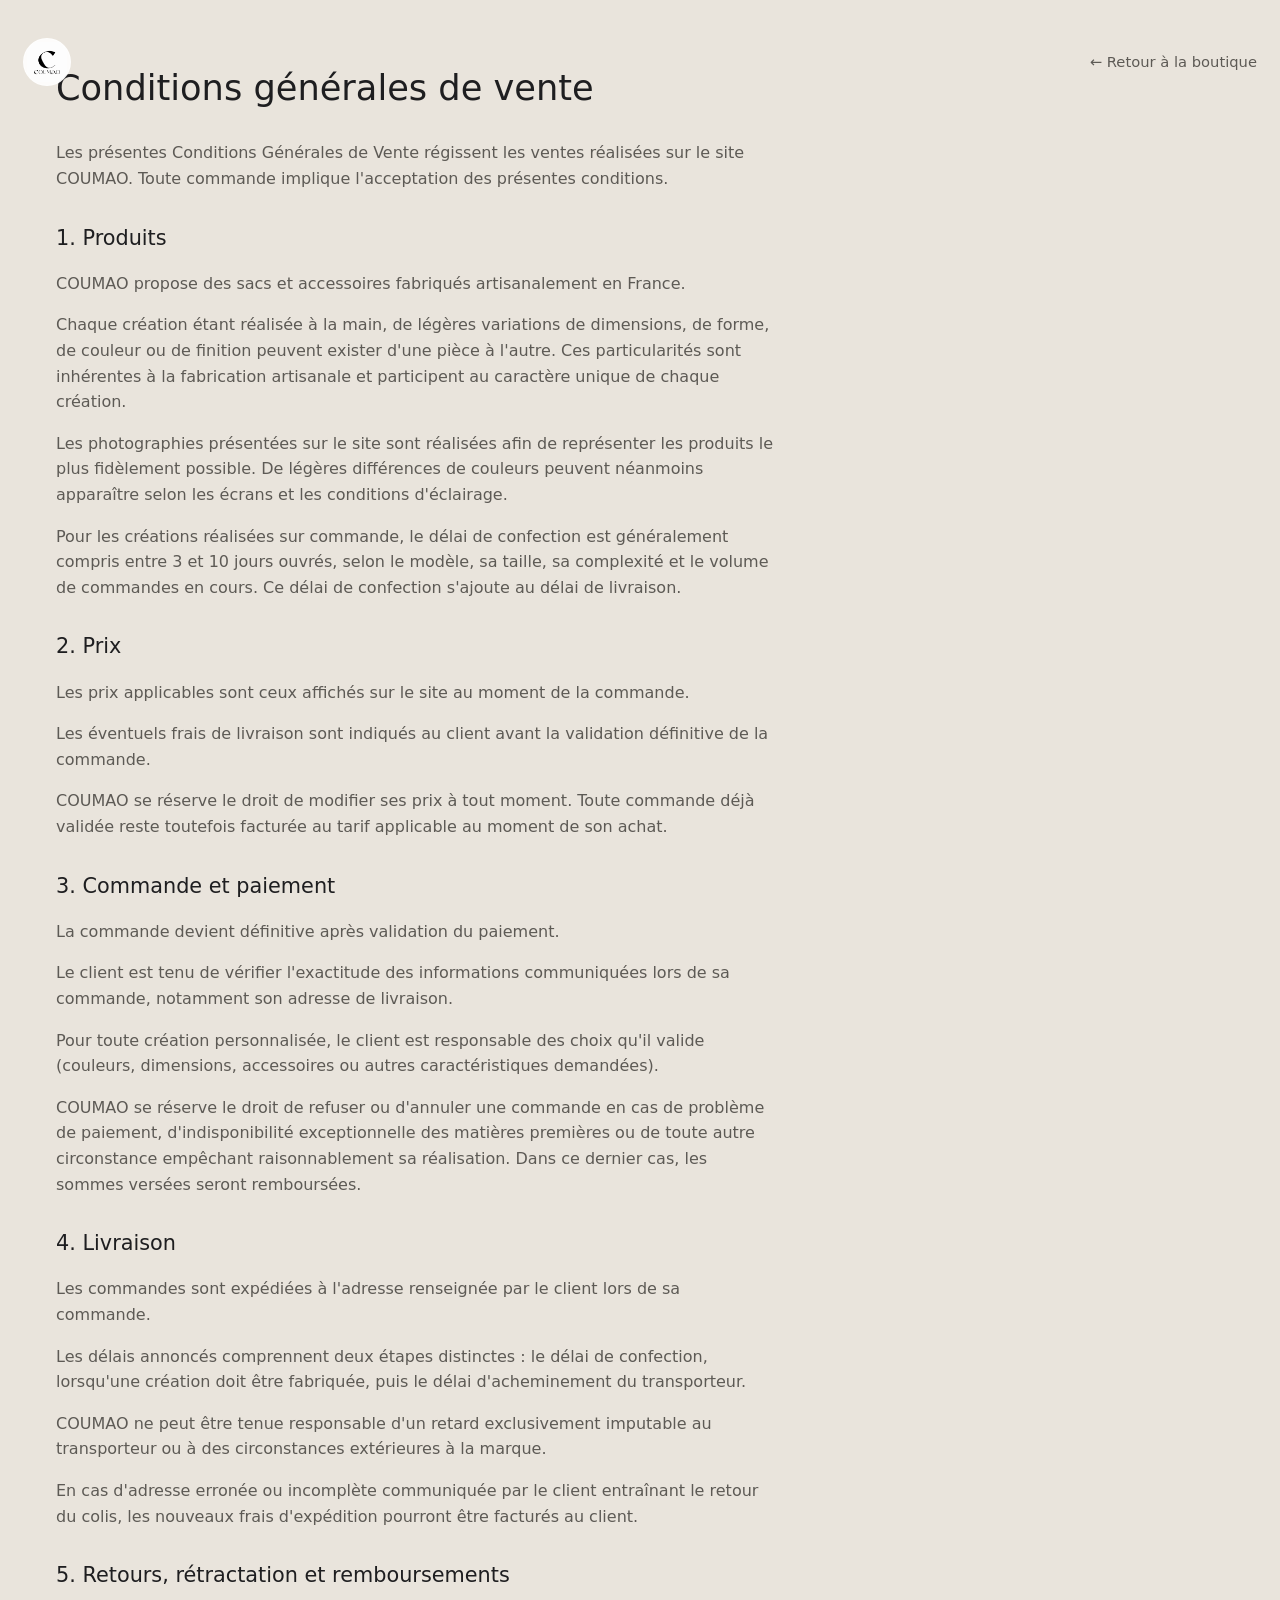
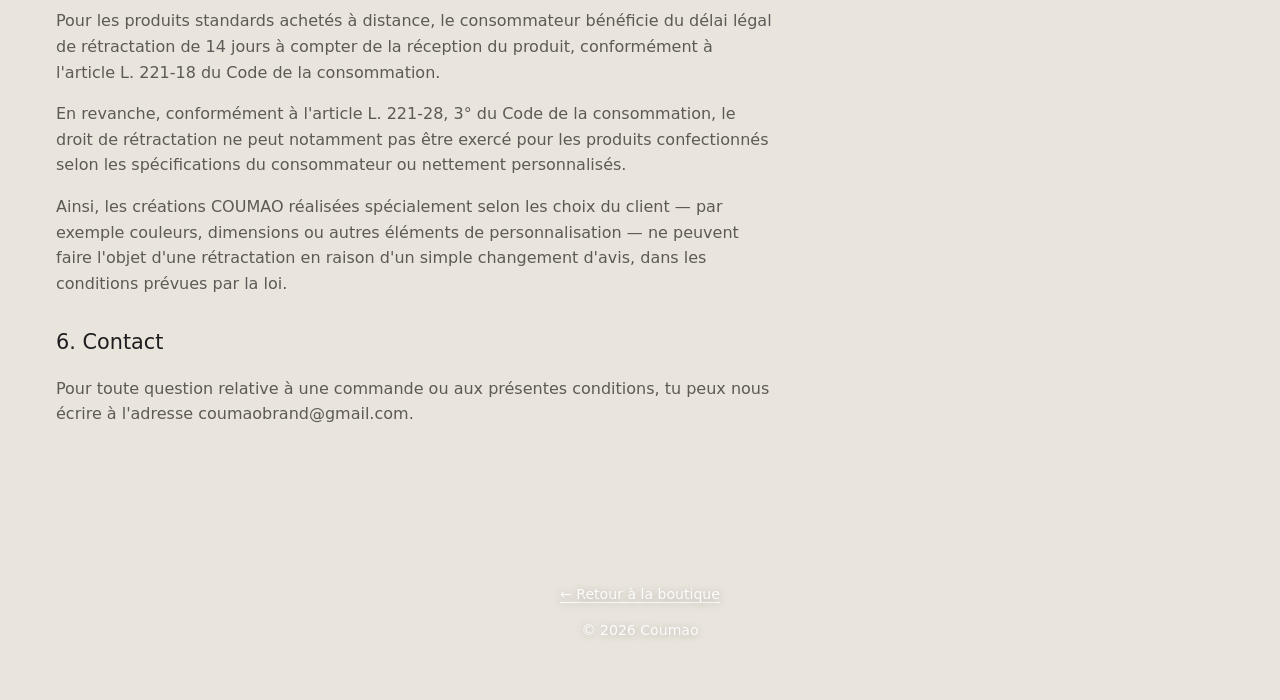
<file: cgv.html>
<!DOCTYPE html>
<html lang="fr">
<head>
  <meta charset="UTF-8" />
  <meta name="viewport" content="width=device-width, initial-scale=1.0" />
  <title>Coumao — Conditions générales de vente</title>
  <link rel="stylesheet" href="assets/css/styles.css" />
  <link rel="icon" href="/favicon.ico" sizes="any" />
  <link rel="icon" type="image/png" href="assets/img/favicon-coumao.png" />
  <link rel="apple-touch-icon" href="assets/img/favicon-coumao.png" />
  <style>
    .cgv { padding: 60px 0 90px; }
    .cgv h1 { font-family: var(--font-title); font-weight: 500; font-size: 2.2rem; margin: 0 0 24px; }
    .cgv h2 { font-family: var(--font-title); font-weight: 500; font-size: 1.3rem; margin: 30px 0 8px; }
    .cgv p { color: var(--ink-soft); max-width: 720px; }
  </style>
</head>
<body>
  <header class="site-header">
    <div class="wrap">
      <a class="brand" href="index.html" aria-label="Coumao — accueil">
        <img class="brand-logo" src="assets/img/logo-coumao.png" alt="Coumao" />
      </a>
      <a class="nav-simple" href="index.html">← Retour à la boutique</a>
    </div>
  </header>

  <section class="cgv">
    <div class="wrap">
      <h1>Conditions générales de vente</h1>
      <p>Les présentes Conditions Générales de Vente régissent les ventes réalisées
         sur le site COUMAO. Toute commande implique l'acceptation des présentes
         conditions.</p>

      <h2>1. Produits</h2>
      <p>COUMAO propose des sacs et accessoires fabriqués artisanalement en France.</p>
      <p>Chaque création étant réalisée à la main, de légères variations de
         dimensions, de forme, de couleur ou de finition peuvent exister d'une pièce
         à l'autre. Ces particularités sont inhérentes à la fabrication artisanale et
         participent au caractère unique de chaque création.</p>
      <p>Les photographies présentées sur le site sont réalisées afin de représenter
         les produits le plus fidèlement possible. De légères différences de couleurs
         peuvent néanmoins apparaître selon les écrans et les conditions d'éclairage.</p>
      <p>Pour les créations réalisées sur commande, le délai de confection est
         généralement compris entre 3 et 10 jours ouvrés, selon le modèle, sa taille,
         sa complexité et le volume de commandes en cours. Ce délai de confection
         s'ajoute au délai de livraison.</p>

      <h2>2. Prix</h2>
      <p>Les prix applicables sont ceux affichés sur le site au moment de la commande.</p>
      <p>Les éventuels frais de livraison sont indiqués au client avant la validation
         définitive de la commande.</p>
      <p>COUMAO se réserve le droit de modifier ses prix à tout moment. Toute commande
         déjà validée reste toutefois facturée au tarif applicable au moment de son
         achat.</p>

      <h2>3. Commande et paiement</h2>
      <p>La commande devient définitive après validation du paiement.</p>
      <p>Le client est tenu de vérifier l'exactitude des informations communiquées
         lors de sa commande, notamment son adresse de livraison.</p>
      <p>Pour toute création personnalisée, le client est responsable des choix qu'il
         valide (couleurs, dimensions, accessoires ou autres caractéristiques
         demandées).</p>
      <p>COUMAO se réserve le droit de refuser ou d'annuler une commande en cas de
         problème de paiement, d'indisponibilité exceptionnelle des matières premières
         ou de toute autre circonstance empêchant raisonnablement sa réalisation. Dans
         ce dernier cas, les sommes versées seront remboursées.</p>

      <h2>4. Livraison</h2>
      <p>Les commandes sont expédiées à l'adresse renseignée par le client lors de sa
         commande.</p>
      <p>Les délais annoncés comprennent deux étapes distinctes : le délai de
         confection, lorsqu'une création doit être fabriquée, puis le délai
         d'acheminement du transporteur.</p>
      <p>COUMAO ne peut être tenue responsable d'un retard exclusivement imputable au
         transporteur ou à des circonstances extérieures à la marque.</p>
      <p>En cas d'adresse erronée ou incomplète communiquée par le client entraînant
         le retour du colis, les nouveaux frais d'expédition pourront être facturés au
         client.</p>

      <h2>5. Retours, rétractation et remboursements</h2>
      <p>Pour les produits standards achetés à distance, le consommateur bénéficie du
         délai légal de rétractation de 14 jours à compter de la réception du produit,
         conformément à l'article L. 221-18 du Code de la consommation.</p>
      <p>En revanche, conformément à l'article L. 221-28, 3° du Code de la
         consommation, le droit de rétractation ne peut notamment pas être exercé pour
         les produits confectionnés selon les spécifications du consommateur ou
         nettement personnalisés.</p>
      <p>Ainsi, les créations COUMAO réalisées spécialement selon les choix du client
         — par exemple couleurs, dimensions ou autres éléments de personnalisation —
         ne peuvent faire l'objet d'une rétractation en raison d'un simple changement
         d'avis, dans les conditions prévues par la loi.</p>

      <h2>6. Contact</h2>
      <p>Pour toute question relative à une commande ou aux présentes conditions, tu
         peux nous écrire à l'adresse
         <a href="mailto:coumaobrand@gmail.com">coumaobrand@gmail.com</a>.</p>
    </div>
  </section>

  <footer class="site-footer">
    <div class="wrap">
      <p><a href="index.html">← Retour à la boutique</a></p>
      <p>&copy; <span id="year"></span> Coumao</p>
    </div>
  </footer>
  <script>document.getElementById("year").textContent = new Date().getFullYear();</script>
</body>
</html>
</file>
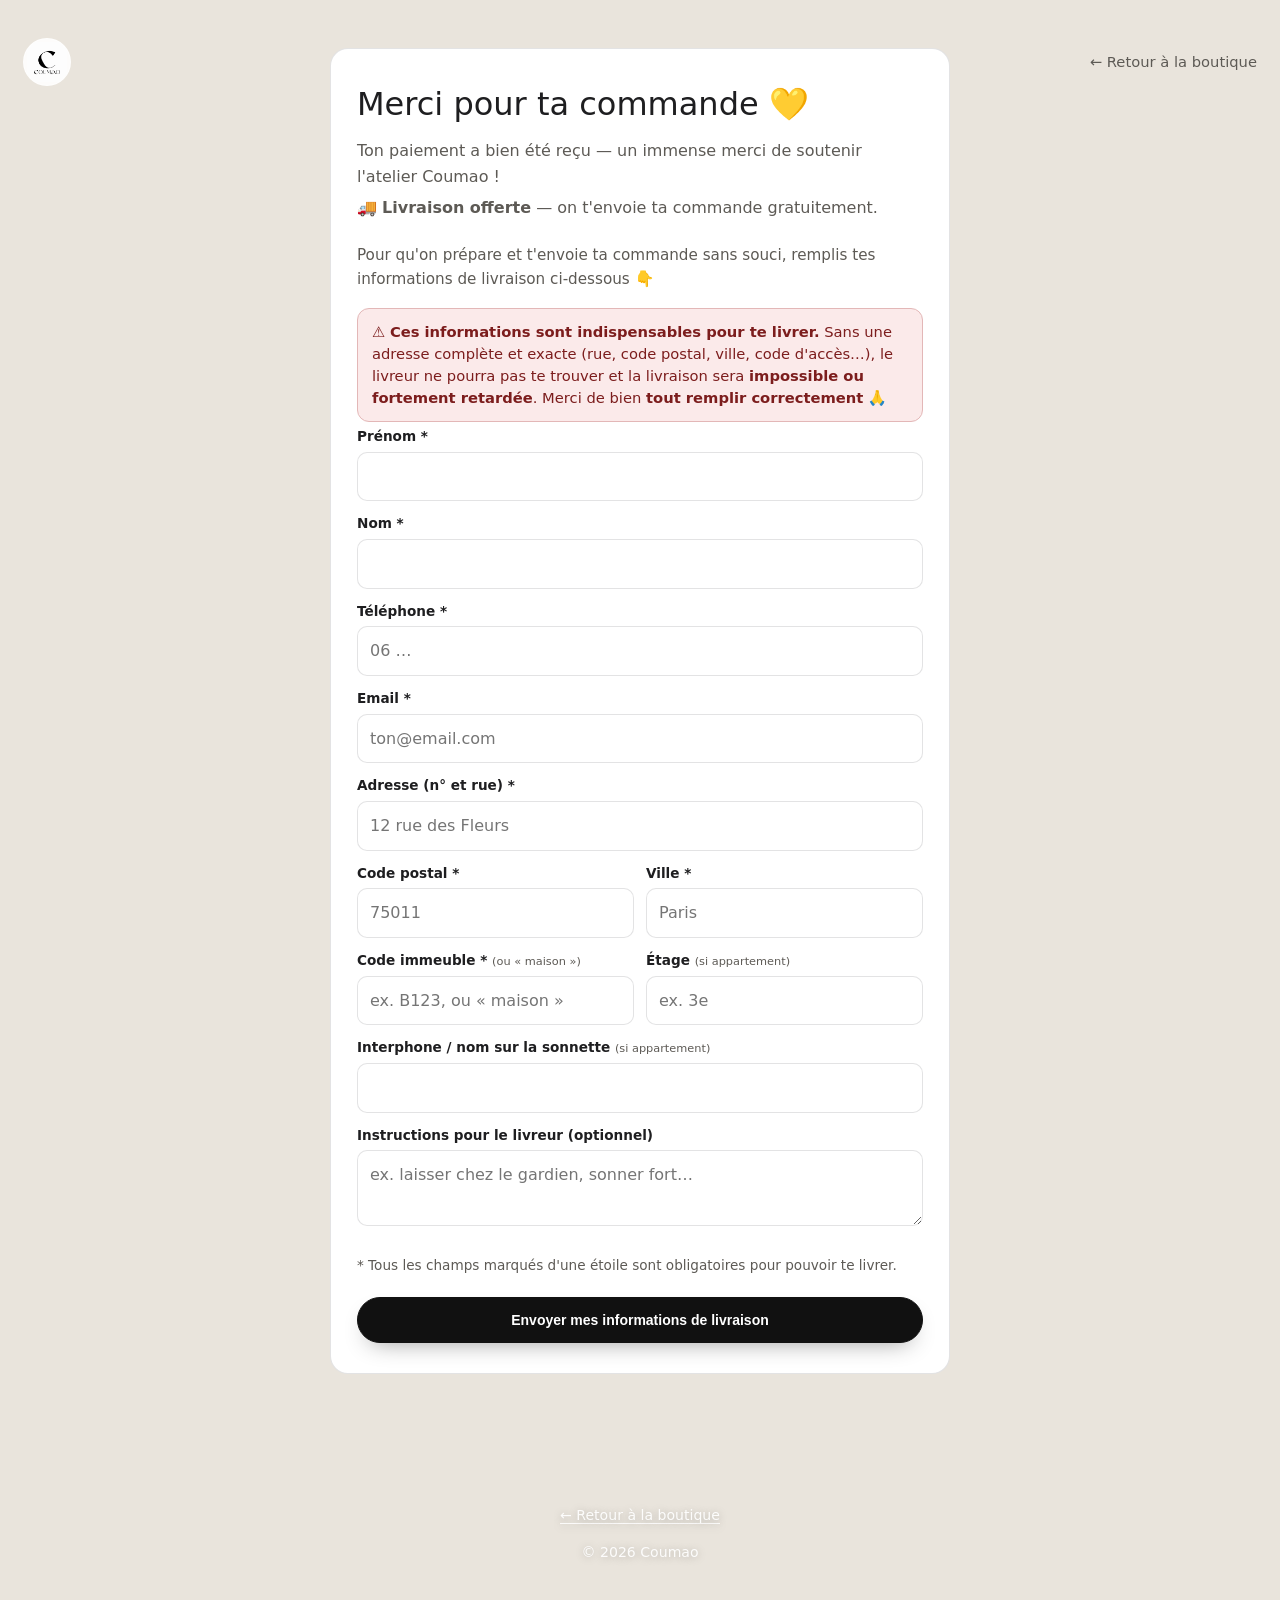
<file: merci.html>
<!DOCTYPE html>
<html lang="fr">
<head>
  <meta charset="UTF-8" />
  <meta name="viewport" content="width=device-width, initial-scale=1.0" />
  <title>Coumao — Merci pour ta commande</title>
  <link rel="stylesheet" href="assets/css/styles.css" />
  <link rel="icon" href="/favicon.ico" sizes="any" />
  <link rel="icon" type="image/png" href="assets/img/favicon-coumao.png" />
  <link rel="apple-touch-icon" href="assets/img/favicon-coumao.png" />
  <style>
    .merci { padding: 48px 0 80px; }
    .merci-card {
      max-width: 620px; margin: 0 auto;
      background: #fff; border: 1px solid var(--line);
      border-radius: 18px; padding: 30px 26px;
    }
    .merci h1 { font-family: var(--font-title); font-weight: 500; font-size: 2rem; margin: 0 0 8px; }
    .merci .lead { color: var(--ink-soft); margin: 0 0 6px; }
    .merci .order { font-weight: 700; color: var(--accent); margin: 8px 0 4px; }
    .merci .items { font-size: .9rem; color: var(--ink-soft); background: var(--bg); border-radius: 12px; padding: 10px 14px; margin: 12px 0 0; white-space: pre-line; }
    .liv-hint { color: var(--ink-soft); font-size: .95rem; margin: 22px 0 14px; }
    .liv-warn {
      background: #fbeaea; border: 1px solid #e3b7b7; color: #7c1d1d;
      border-radius: 12px; padding: 12px 14px; margin: 16px 0 4px; font-size: .92rem; line-height: 1.5;
    }
    .liv-field { display: block; margin-bottom: 12px; }
    .liv-field > span { display: block; font-size: .85rem; font-weight: 600; margin-bottom: 4px; }
    .liv-field > span small { font-weight: 400; color: var(--ink-soft); }
    .liv-field input, .liv-field textarea {
      width: 100%; box-sizing: border-box; padding: 11px 12px;
      border: 1px solid var(--line); border-radius: 10px; font: inherit; background: #fff;
    }
    .liv-row { display: flex; gap: 12px; }
    .liv-row .liv-field { flex: 1; }
    .liv-send { width: 100%; margin-top: 6px; }
    .liv-ok { text-align: center; padding: 8px 0; }
    .liv-ok h2 { font-family: var(--font-title); font-weight: 500; }
    @media (max-width: 520px) { .liv-row { flex-direction: column; gap: 0; } }
  </style>
</head>
<body>
  <header class="site-header">
    <div class="wrap">
      <a class="brand" href="index.html" aria-label="Coumao — accueil">
        <img class="brand-logo" src="assets/img/logo-coumao.png" alt="Coumao" />
      </a>
      <a class="nav-simple" href="index.html">← Retour à la boutique</a>
    </div>
  </header>

  <section class="merci">
    <div class="wrap">
      <div class="merci-card">
        <div id="liv-form-wrap">
          <h1>Merci pour ta commande 💛</h1>
          <p class="lead">Ton paiement a bien été reçu — un immense merci de soutenir l'atelier Coumao !</p>
          <p class="lead">🚚 <b>Livraison offerte</b> — on t'envoie ta commande gratuitement.</p>
          <p class="order" id="order-line" hidden></p>
          <div class="items" id="items-box" hidden></div>

          <p class="liv-hint">Pour qu'on prépare et t'envoie ta commande sans souci, remplis tes informations de livraison ci-dessous 👇</p>

          <div class="liv-warn">
            ⚠️ <b>Ces informations sont indispensables pour te livrer.</b> Sans une adresse
            complète et exacte (rue, code postal, ville, code d'accès…), le livreur ne
            pourra pas te trouver et la livraison sera <b>impossible ou fortement retardée</b>.
            Merci de bien <b>tout remplir correctement</b> 🙏
          </div>

          <label class="liv-field"><span>Prénom *</span><input type="text" id="prenom" autocomplete="given-name" /></label>
          <label class="liv-field"><span>Nom *</span><input type="text" id="nom" autocomplete="family-name" /></label>
          <label class="liv-field"><span>Téléphone *</span><input type="tel" id="phone" autocomplete="tel" placeholder="06 …" /></label>
          <label class="liv-field"><span>Email *</span><input type="email" id="email" autocomplete="email" placeholder="ton@email.com" /></label>
          <label class="liv-field"><span>Adresse (n° et rue) *</span><input type="text" id="adresse" autocomplete="street-address" placeholder="12 rue des Fleurs" /></label>
          <div class="liv-row">
            <label class="liv-field"><span>Code postal *</span><input type="text" id="cp" autocomplete="postal-code" placeholder="75011" /></label>
            <label class="liv-field"><span>Ville *</span><input type="text" id="ville" autocomplete="address-level2" placeholder="Paris" /></label>
          </div>
          <div class="liv-row">
            <label class="liv-field"><span>Code immeuble * <small>(ou « maison »)</small></span><input type="text" id="acces" placeholder="ex. B123, ou « maison »" /></label>
            <label class="liv-field"><span>Étage <small>(si appartement)</small></span><input type="text" id="etage" placeholder="ex. 3e" /></label>
          </div>
          <label class="liv-field"><span>Interphone / nom sur la sonnette <small>(si appartement)</small></span><input type="text" id="interphone" /></label>
          <label class="liv-field"><span>Instructions pour le livreur (optionnel)</span><textarea id="instructions" rows="2" placeholder="ex. laisser chez le gardien, sonner fort…"></textarea></label>

          <p class="liv-hint" style="font-size:.85rem;">* Tous les champs marqués d'une étoile sont obligatoires pour pouvoir te livrer.</p>
          <button class="btn btn-primary liv-send" id="liv-send">Envoyer mes informations de livraison</button>
        </div>

        <div class="liv-ok" id="liv-ok" hidden>
          <h2>C'est tout bon, merci ! 🎉</h2>
          <p class="lead">On a bien reçu tes informations de livraison. On prépare ta commande avec soin et on te tient au courant de l'envoi.</p>
          <p class="order" id="order-line-2"></p>
          <p style="margin-top:18px;"><a class="btn btn-outline" href="index.html">Retour à la boutique</a></p>
        </div>
      </div>
    </div>
  </section>

  <footer class="site-footer">
    <div class="wrap">
      <p><a href="index.html">← Retour à la boutique</a></p>
      <p>&copy; <span id="year"></span> Coumao</p>
    </div>
  </footer>

  <script>document.getElementById("year").textContent = new Date().getFullYear();</script>
  <script src="contenu/catalogue.js"></script>
  <script src="assets/js/products.js"></script>
  <script>
  (function () {
    "use strict";
    // Numéro de commande depuis l'URL (?cmd=cs_live_...)
    function param(n) {
      var m = new RegExp("[?&]" + n + "=([^&]+)").exec(location.search);
      return m ? decodeURIComponent(m[1]) : "";
    }
    var cmd = param("cmd");
    var orderNumber = cmd ? ("CM-" + cmd.slice(-8).toUpperCase()) : "";
    if (orderNumber) {
      var ol = document.getElementById("order-line");
      ol.textContent = "Numéro de commande : " + orderNumber;
      ol.hidden = false;
      document.getElementById("order-line-2").textContent = "Commande " + orderNumber;
    }

    // Récapitulatif des articles depuis le panier (localStorage)
    var KEY = "coumao_cart_v1";
    var itemsText = "";
    try {
      var cart = JSON.parse(localStorage.getItem(KEY)) || {};
      var lines = [];
      for (var slug in cart) {
        if (!cart.hasOwnProperty(slug)) continue;
        var name = slug, price = "";
        if (typeof PRODUCTS !== "undefined") {
          for (var i = 0; i < PRODUCTS.length; i++) {
            if (PRODUCTS[i].slug === slug) { name = PRODUCTS[i].name; price = PRODUCTS[i].price || ""; break; }
          }
        }
        lines.push(cart[slug] + " × " + name + (price ? "  (" + price + ")" : ""));
      }
      if (lines.length) {
        itemsText = lines.join("\n");
        var box = document.getElementById("items-box");
        box.textContent = "Ta commande :\n" + itemsText;
        box.hidden = false;
      }
    } catch (e) {}

    function val(id) { var el = document.getElementById(id); return el ? el.value.trim() : ""; }

    var submitted = false;
    // Empêche de quitter la page sans avoir envoyé les infos de livraison
    window.addEventListener("beforeunload", function (e) {
      if (submitted) return;
      e.preventDefault();
      e.returnValue = "Tu n'as pas encore envoyé tes informations de livraison. Sans elles, on ne pourra pas te livrer.";
      return e.returnValue;
    });

    var btn = document.getElementById("liv-send");
    btn.addEventListener("click", function () {
      var prenom = val("prenom"), nom = val("nom"), phone = val("phone"), email = val("email"),
          adresse = val("adresse"), cp = val("cp"), ville = val("ville"), acces = val("acces");
      if (!prenom || !nom || !phone || !email || !adresse || !cp || !ville || !acces) {
        alert("Merci de remplir TOUS les champs obligatoires (marqués d'une *) : prénom, nom, téléphone, email, adresse, code postal, ville et code immeuble (écris « maison » si tu n'en as pas). Sans ça, on ne peut pas te livrer.");
        return;
      }
      if (email.indexOf("@") < 1 || email.indexOf(".") < 0) {
        alert("Merci d'indiquer un email valide (ex. ton@email.com).");
        return;
      }
      var payload = {
        orderNumber: orderNumber,
        prenom: val("prenom"), nom: nom, phone: phone, email: val("email"),
        adresse: adresse, cp: cp, ville: ville,
        acces: val("acces"), etage: val("etage"), interphone: val("interphone"),
        instructions: val("instructions"), itemsText: itemsText
      };
      btn.disabled = true; btn.textContent = "Envoi…";
      fetch("/livraison.php", {
        method: "POST",
        headers: { "Content-Type": "application/json" },
        body: JSON.stringify(payload)
      })
        .then(function (r) { return r.json().then(function (d) { return { ok: r.ok, d: d }; }); })
        .then(function (res) {
          if (res.ok && res.d && res.d.ok) {
            submitted = true; // infos envoyées : on n'avertit plus au départ de la page
            try { localStorage.removeItem(KEY); } catch (e) {}
            document.getElementById("liv-form-wrap").hidden = true;
            document.getElementById("liv-ok").hidden = false;
            window.scrollTo({ top: 0, behavior: "smooth" });
          } else {
            btn.disabled = false; btn.textContent = "Envoyer mes informations de livraison";
            alert((res.d && res.d.error) || "L'envoi n'a pas fonctionné. Réessaie.");
          }
        })
        .catch(function () {
          btn.disabled = false; btn.textContent = "Envoyer mes informations de livraison";
          alert("L'envoi est momentanément indisponible. Réessaie dans un instant 🙏");
        });
    });
  })();
  </script>
</body>
</html>
</file>
<file: assets/css/styles.css>
/* ============================================================
   COUMAO — Feuille de style
   ============================================================ */

/* Rend l'attribut hidden fiable, même sur les éléments qui ont
   un display explicite (boutons, champs de formulaire, etc.). */
[hidden] { display: none !important; }

:root {
  --bg:        #e9e4dc;   /* fond chaud */
  --bg-soft:   #f4f1ec;
  --ink:       #1e1e20;   /* texte */
  --ink-soft:  #5d5a55;
  --accent:    #111111;
  --accent-dk: #000000;
  --gold:      #111111;
  --line:      rgba(30, 30, 32, .12);
  --white:     #ffffff;
  --shadow:    inset 0 1px 0 rgba(255,255,255,.7), 0 20px 50px -24px rgba(40,30,20,.45);
  --radius:    22px;
  --maxw:      1280px;
  --ease:          cubic-bezier(.2, .8, .2, 1);
  --ease-out-expo: cubic-bezier(.2, .8, .2, 1);
  --ease-fluid:    cubic-bezier(.2, .8, .2, 1);
  --font-title: "Inter", system-ui, -apple-system, sans-serif;
  --font-body:  "Inter", system-ui, -apple-system, sans-serif;
  --MH: min(78vh, 62vw);  /* hauteur de la scène */
}

* { box-sizing: border-box; }

html { scroll-behavior: smooth; }

body {
  margin: 0;
  background: var(--bg);
  color: var(--ink);
  font-family: var(--font-body);
  line-height: 1.6;
  -webkit-font-smoothing: antialiased;
  text-rendering: optimizeLegibility;
  overflow-x: clip;
}
::selection { background: #0a0a0a; color: #fff; }

img { display: block; max-width: 100%; }

a { color: inherit; text-decoration: none; }

.wrap { max-width: var(--maxw); margin: 0 auto; padding: 0 24px; }
@media (min-width: 640px)  { .wrap { padding: 0 40px; } }
@media (min-width: 1024px) { .wrap { padding: 0 56px; } }

/* ---------------- En-tête ---------------- */
.site-header {
  position: absolute;
  top: 0;
  left: 0;
  right: 0;
  z-index: 70;
  background: none;
  pointer-events: none;
}
.site-header > .wrap > * { pointer-events: auto; }
.site-header .wrap {
  display: flex;
  align-items: center;
  justify-content: flex-start;
  gap: 22px;
  height: 76px;
  max-width: none;
}
.brand { margin-right: auto; }        /* pousse la nav + le panier à droite (ordinateur) */
/* Bouton menu (burger) — caché sur ordinateur, visible sur mobile */
.nav-toggle {
  display: none;
  flex-direction: column;
  justify-content: center;
  gap: 5px;
  width: 44px;
  height: 44px;
  padding: 0;
  border: none;
  background: transparent;
  cursor: pointer;
  flex: none;
}
.nav-toggle span {
  display: block;
  width: 24px;
  height: 2px;
  border-radius: 2px;
  background: var(--ink);
  transition: transform .25s ease, opacity .25s ease;
}
.site-header.nav-open .nav-toggle span:nth-child(1) { transform: translateY(7px) rotate(45deg); }
.site-header.nav-open .nav-toggle span:nth-child(2) { opacity: 0; }
.site-header.nav-open .nav-toggle span:nth-child(3) { transform: translateY(-7px) rotate(-45deg); }
.brand {
  display: flex;
  align-items: center;
  gap: 10px;
  font-family: var(--font-title);
  font-size: 1.7rem;
  letter-spacing: 0.3px;
  font-weight: 500;
  color: var(--ink);
}
.brand-icon { width: 26px; height: 26px; color: var(--accent); flex: none; }
.brand-logo {
  height: 54px;
  width: auto;
  display: block;
  /* le logo est noir sur fond blanc : multiply fait disparaître le blanc
     pour qu'il se fonde dans l'en-tête crème */
  mix-blend-mode: multiply;
}
.nav {
  display: flex;
  align-items: center;
  flex-wrap: wrap;
  justify-content: flex-end;
}
.nav a {
  position: relative;
  margin-left: 34px;
  font-size: 11px;
  font-weight: 600;
  letter-spacing: 0.18em;
  text-transform: uppercase;
  color: rgba(10, 10, 10, .8);
  transition: color .3s var(--ease-fluid);
}
.nav a:hover,
.nav a.active { color: var(--ink); }
/* trait qui se dessine sous les liens au survol */
.nav a::after,
.nav .tab::after {
  content: "";
  position: absolute;
  left: 0;
  bottom: -6px;
  width: 100%;
  height: 1px;
  background: var(--ink);
  transform: scaleX(0);
  transform-origin: left;
  transition: transform .5s var(--ease-out-expo);
}
.nav a:hover::after,
.nav .tab:hover::after,
.nav .tab.active::after { transform: scaleX(1); }
.nav-simple {
  font-size: 0.92rem;
  color: var(--ink-soft);
  text-decoration: none;
  transition: color .2s;
}
.nav-simple:hover { color: var(--ink); }

/* ---------------- Vitrine (accueil) ---------------- */
.room {
  position: fixed;
  inset: -3%;
  z-index: 0;
  background: url("../img/hero.jpg") center / cover no-repeat;
  filter: blur(14px) saturate(1.05);   /* photo de près : plus floutée que la pièce du modèle, pour rester calme */
  transform: scale(1.08);
  will-change: transform;
}
.room::after {
  content: "";
  position: absolute;
  inset: 0;
  background: radial-gradient(70% 60% at 50% 45%, rgba(255,252,246,.10), rgba(40,30,20,.16));
}
body > section, body > footer { position: relative; z-index: 1; }

.glass {
  background: linear-gradient(155deg, rgba(250,248,245,.30), rgba(150,144,136,.20) 48%, rgba(205,200,192,.24));
  -webkit-backdrop-filter: blur(22px) saturate(1.5);
  backdrop-filter: blur(22px) saturate(1.5);
  border: 1px solid rgba(255,255,255,.5);
  box-shadow: inset 0 1px 0 rgba(255,255,255,.7), inset 0 -1px 0 rgba(255,255,255,.12), 0 20px 50px -24px rgba(40,30,20,.45);
}

.vf {
  position: relative;
  height: 100vh;
  height: 100dvh;
  min-height: 600px;
  overflow: hidden;
  color: #fff;
  user-select: none;
  -webkit-user-select: none;
}
@media (pointer: fine) {
  .vf, .vf button { cursor: none; }
}

.ghost {
  position: absolute;
  z-index: 2;
  left: 50%;
  top: calc(50% - var(--MH) * .42);
  transform: translateX(-50%);
  display: flex;
  white-space: nowrap;
  pointer-events: none;
  font-weight: 900;
  font-size: min(calc(var(--MH) * .42), 22vw);
  line-height: .8;
  letter-spacing: -.04em;
  color: rgba(255,255,255,.3);
  -webkit-text-stroke: 1px rgba(255,255,255,.35);
  text-shadow: 0 1px 0 rgba(255,255,255,.35);
}
.ghost span { display: inline-block; }

/* Onglets */
.vf-tabs {
  position: absolute;
  z-index: 30;
  top: 4.2vh;
  left: 50%;
  transform: translateX(-50%);
  display: flex;
  gap: 2px;
  padding: 5px;
  border-radius: 999px;
  max-width: calc(100vw - 150px);
}
.vf-pill {
  position: absolute;
  top: 5px;
  left: 5px;
  height: 38px;
  width: 0;
  border-radius: 999px;
  background: rgba(255,255,255,.92);
  box-shadow: 0 4px 14px -6px rgba(0,0,0,.3);
  transition: transform .6s var(--ease), width .6s var(--ease);
}
.vf-tab {
  position: relative;
  height: 38px;
  padding: 0 22px;
  border: none;
  background: none;
  font: 500 14px var(--font-body);
  color: rgba(30,30,32,.72);
  white-space: nowrap;
  cursor: pointer;
  transition: color .3s var(--ease);
}
.vf-tab.on { color: #111; }

/* Barre d'outils à gauche */
.rail {
  position: absolute;
  z-index: 30;
  left: max(18px, 1.8vw);
  top: 50%;
  transform: translateY(-50%);
  display: flex;
  flex-direction: column;
  gap: 10px;
  padding: 8px;
  border-radius: 999px;
}
.rail-btn {
  width: 42px;
  height: 42px;
  display: grid;
  place-items: center;
  border: none;
  border-radius: 50%;
  background: none;
  color: rgba(30,30,32,.8);
  cursor: pointer;
  transition: background .3s var(--ease);
}
.rail-btn:hover { background: rgba(255,255,255,.35); }
.rail-btn.on { background: rgba(255,255,255,.9); color: #111; }
.rail-btn svg { width: 20px; height: 20px; }

/* Arc de cartes */
.stage {
  position: absolute;
  inset: 0;
  z-index: 10;
  touch-action: pan-y;
}
.arc {
  position: absolute;
  left: 50%;
  top: 50%;
  width: 0;
  height: 0;
}
.vf .card {
  position: absolute;
  left: calc(var(--CW) * -.5);
  top: calc(var(--CW) * -.71);
  width: var(--CW);
  height: calc(var(--CW) * 1.42);
  padding: 0;
  border-radius: 22px;
  overflow: hidden;
  color: #fff;
  cursor: pointer;
  will-change: transform, opacity;
}
.vf .card .g {
  position: absolute;
  left: 8%;
  right: 8%;
  top: 5%;
  height: 66%;
  border-radius: 14px;
  background: center / cover no-repeat;
  box-shadow: 0 14px 18px -8px rgba(40,30,20,.35);
}
.c-name, .c-price {
  position: absolute;
  left: 8%;
  right: 8%;
  text-align: center;
  white-space: nowrap;
  overflow: hidden;
  text-overflow: ellipsis;
  text-shadow: 0 1px 8px rgba(0,0,0,.18);
}
.c-name  { bottom: 17%; font-weight: 500; font-size: calc(var(--CW) * .068); }
.c-price { bottom: 7%;  font-weight: 700; font-size: calc(var(--CW) * .095); }
.c-price s, .b-price s { font-weight: 500; opacity: .7; margin-right: 4px; }
.sheen {
  position: absolute;
  inset: 0;
  background: linear-gradient(105deg, transparent 40%, rgba(255,255,255,.5) 50%, transparent 60%);
  transform: translateX(-100%);
  pointer-events: none;
}

/* Grande photo au centre */
.model {
  position: absolute;
  z-index: 50;
  left: 50%;
  top: calc(4.2vh + 66px);
  height: calc(100dvh - 4.2vh - 66px - 4.6vh - 112px);
  max-height: var(--MH);
  aspect-ratio: 4 / 5;
  max-width: 78vw;
  transform: translateX(-50%);
  border-radius: 28px;
  overflow: hidden;
  pointer-events: none;
  box-shadow: 0 40px 80px -30px rgba(40,30,20,.55), 0 0 0 1px rgba(255,255,255,.45);
}
.m-img {
  position: absolute;
  inset: 0;
  background: center / cover no-repeat;
}
#mCur { visibility: hidden; }
#mNext { clip-path: inset(0 0 100% 0); }
.grid-lines {
  position: absolute;
  inset: 0;
  background: repeating-linear-gradient(0deg, transparent 0 5px, rgba(255,255,255,.22) 5px 6px);
  mix-blend-mode: screen;
  clip-path: inset(0 0 100% 0);
}
.scan {
  position: absolute;
  left: -14%;
  width: 128%;
  top: 0;
  height: 2px;
  opacity: 0;
  background: linear-gradient(90deg, transparent, #fff 18%, #fff 82%, transparent);
  box-shadow: 0 0 18px 4px rgba(255,255,255,.75), 0 0 60px 10px rgba(190,225,255,.45);
}
.scan::after {
  content: "";
  position: absolute;
  left: 0;
  right: 0;
  bottom: 100%;
  height: calc(var(--MH) * .12);
  background: linear-gradient(to top, rgba(220,238,255,.32), transparent);
}

/* Flèches */
.vf-arrow {
  position: absolute;
  z-index: 30;
  top: 50%;
  width: 46px;
  height: 46px;
  margin-top: -23px;
  display: grid;
  place-items: center;
  border-radius: 50%;
  color: #222;
  cursor: pointer;
}
.vf-arrow svg { width: 16px; height: 16px; }
.vf-arrow.prev { left: calc(max(18px, 1.8vw) + 76px); }
.vf-arrow.next { right: max(18px, 1.8vw); }

/* Carte d'achat */
.buy {
  position: absolute;
  z-index: 60;
  left: 50%;
  bottom: 4.6vh;
  transform: translateX(-50%);
  width: min(680px, calc(100vw - 32px));
  display: flex;
  align-items: center;
  gap: 22px;
  padding: 12px 12px 12px 12px;
  border-radius: 24px;
  color: #fff;
  text-shadow: 0 1px 6px rgba(0,0,0,.18);
}
.b-thumb {
  position: relative;
  flex: none;
  width: 64px;
  height: 64px;
  padding: 0;
  border: none;
  border-radius: 14px;
  overflow: hidden;
  background: rgba(255,255,255,.3);
  cursor: pointer;
}
.b-thumb span {
  position: absolute;
  inset: 6px;
  border-radius: 9px;
  background: center / cover no-repeat;
}
.b-info { flex: 1; min-width: 0; }
.ln {
  position: relative;
  height: 1.15em;
  overflow: hidden;
  line-height: 1.15;
}
.ln > span { display: block; white-space: nowrap; overflow: hidden; text-overflow: ellipsis; }
.ln .ln-old { position: absolute; left: 0; right: 0; top: 0; }
.b-name  { font-weight: 600; font-size: 16px; }
.b-info .ln:first-child { font-size: 16px; }
.b-info .ln:last-child  { font-size: 14px; margin-top: 4px; }
.b-price { font-weight: 500; opacity: .9; }
.b-opts { display: flex; flex-direction: column; gap: 6px; }
.b-label { font-weight: 500; font-size: 12px; opacity: .85; }
.chips { display: flex; gap: 6px; }
.chip {
  height: 30px;
  padding: 0 11px;
  border: none;
  border-radius: 999px;
  background: rgba(255,255,255,.22);
  color: #fff;
  font: 500 12px var(--font-body);
  white-space: nowrap;
  cursor: pointer;
  transition: background .3s var(--ease), color .3s var(--ease);
}
.chip.on { background: #fff; color: #111; text-shadow: none; }
.b-add {
  flex: none;
  height: 44px;
  padding: 0 22px;
  border: none;
  border-radius: 999px;
  background: #fff;
  color: #111;
  font: 600 14px var(--font-body);
  text-shadow: none;
  cursor: pointer;
  box-shadow: 0 6px 18px -8px rgba(0,0,0,.35);
  transition: transform .3s var(--ease);
}
.b-add:active { transform: scale(.95); }
.b-add:disabled { opacity: .55; }

/* Curseur en verre */
.cur {
  position: fixed;
  z-index: 100;
  left: 0;
  top: 0;
  width: 58px;
  height: 58px;
  pointer-events: none;
  opacity: 0;
  transition: opacity .3s var(--ease);
}
.cur.show { opacity: 1; }
.cur-ring {
  position: absolute;
  inset: 0;
  border-radius: 50%;
  border: 1.5px solid rgba(255,255,255,.95);
  background: rgba(255,255,255,.14);
  -webkit-backdrop-filter: blur(6px);
  backdrop-filter: blur(6px);
  box-shadow: 0 6px 20px -8px rgba(0,0,0,.35);
  transition: transform .5s var(--ease), background .5s var(--ease);
}
.cur-dot {
  position: absolute;
  left: 26px;
  top: 26px;
  width: 6px;
  height: 6px;
  border-radius: 50%;
  background: #fff;
  transition: transform .4s var(--ease), opacity .4s var(--ease);
}
.cur-t {
  position: absolute;
  inset: 0;
  display: grid;
  place-items: center;
  font: 700 10px var(--font-body);
  letter-spacing: .12em;
  opacity: 0;
  transform: scale(.6);
  transition: transform .45s var(--ease), opacity .45s var(--ease);
}
.cur-t.try  { color: #111; }
.cur-t.drag { color: #fff; }
.cur[data-mode="try"] .cur-ring { transform: scale(1.5); background: rgba(255,255,255,.92); }
.cur[data-mode="try"] .cur-t.try { opacity: 1; transform: scale(1); }
.cur[data-mode="try"] .cur-dot,
.cur[data-mode="drag"] .cur-dot { opacity: 0; }
.cur[data-mode="drag"] .cur-ring { transform: scale(1.2); }
.cur[data-mode="drag"] .cur-t.drag { opacity: 1; transform: scale(1); }
.cur[data-mode="btn"] .cur-ring { transform: scale(.6); }
.cur.down .cur-ring { transform: scale(1.05); }

/* Téléphones */
@media (max-width: 767px) {
  :root { --MH: min(62vh, 128vw); }
  .vf-tabs { overflow-x: auto; scrollbar-width: none; max-width: calc(100vw - 132px); top: 18px; }
  .vf-tabs::-webkit-scrollbar { display: none; }
  .vf-tab { height: 32px; padding: 0 13px; font-size: 12px; }
  .vf-pill { height: 32px; }
  .rail { left: 10px; top: auto; bottom: calc(4.6vh + 150px); transform: none; }
  .rail-btn { width: 34px; height: 34px; }
  .rail-btn svg { width: 17px; height: 17px; }
  .vf-arrow { display: none; }
  .buy { flex-wrap: wrap; gap: 10px 14px; }
  .b-opts { order: 3; flex: 1 1 100%; flex-direction: row; align-items: center; gap: 10px; }
  .model { top: calc(50% - 31vw * 1.25 - 40px); width: 62vw; height: auto; max-height: none; }
}

/* Sur-titres + titres de section */
.eyebrow {
  margin: 0 0 8px;
  font-size: 12px;
  font-weight: 600;
  letter-spacing: .12em;
  text-transform: uppercase;
  color: rgba(255,255,255,.85);
  text-shadow: 0 1px 6px rgba(0,0,0,.18);
}
.section-head { margin-bottom: 34px; }
.section-head { color: #fff; text-shadow: 0 1px 10px rgba(0,0,0,.2); }
.section-head .tab-sub { color: rgba(255,255,255,.9); }
.section-title {
  margin: 0 0 6px;
  font-weight: 900;
  font-size: clamp(2.6rem, 7vw, 5.5rem);
  line-height: .9;
  letter-spacing: -.04em;
}

/* Boutons : pilule noire */
.btn {
  display: inline-block;
  border-radius: 999px;
  padding: 14px 26px;
  font-size: 14px;
  font-weight: 600;
  letter-spacing: 0;
  text-transform: none;
  cursor: pointer;
  transition: background .3s var(--ease-fluid), color .3s var(--ease-fluid), box-shadow .5s var(--ease-fluid), transform .5s var(--ease-fluid);
}
.btn:active { transform: scale(.97); }
.btn-primary {
  background: #111;
  color: #fff;
  border: 1px solid #111;
  box-shadow: 0 10px 24px -12px rgba(0,0,0,.45);
}
.btn-primary:hover { box-shadow: 0 16px 34px -12px rgba(0,0,0,.55); }
.btn-outline {
  background: transparent;
  color: var(--ink);
  border: 1px solid var(--ink);
}
.btn-outline:hover { background: var(--ink); color: #fff; }

/* ---------------- Section vidéo ---------------- */
.showcase {
  padding: 30px 0 20px;
  text-align: center;
}
.showcase-eyebrow {
  color: var(--gold);
  font-size: 0.82rem;
  font-weight: 700;
  letter-spacing: 3px;
  text-transform: uppercase;
  margin: 0 0 12px;
}
.showcase h2 {
  font-family: var(--font-title);
  font-weight: 500;
  font-size: clamp(1.8rem, 3.4vw, 2.6rem);
  margin: 0 0 10px;
}
.showcase-sub {
  color: var(--ink-soft);
  margin: 0 auto 26px;
  max-width: 560px;
}
.showcase-video {
  max-width: 820px;
  margin: 0 auto;
  border-radius: 16px;
  overflow: hidden;
  box-shadow: 0 18px 50px rgba(60, 40, 20, 0.18);
  background: #000;
}
.showcase-video video {
  display: block;
  width: 100%;
  height: auto;
}

/* ---------------- Grille produits ---------------- */
.collection { padding: 72px 0 96px; }
.collection-head {
  display: flex;
  align-items: baseline;
  justify-content: space-between;
  margin-bottom: 26px;
  flex-wrap: wrap;
  gap: 8px;
}
.collection-head h2 {
  font-family: var(--font-title);
  font-weight: 500;
  font-size: 1.7rem;
  margin: 0;
}
.collection-head .count { color: var(--ink-soft); font-size: 0.9rem; }

.grid {
  display: grid;
  grid-template-columns: repeat(auto-fill, minmax(270px, 1fr));
  gap: 44px 24px;
}

/* ---------------- Carte produit (grille) ---------------- */
.grid .card {
  padding: 10px 10px 16px;
  border-radius: 22px;
  overflow: hidden;
  background: linear-gradient(155deg, rgba(250,248,245,.78), rgba(236,232,226,.70));
  -webkit-backdrop-filter: blur(22px) saturate(1.5);
  backdrop-filter: blur(22px) saturate(1.5);
  border: 1px solid rgba(255,255,255,.6);
  box-shadow: inset 0 1px 0 rgba(255,255,255,.7), 0 20px 50px -24px rgba(40,30,20,.45);
  transition: transform .5s var(--ease);
}
.grid .card:hover { transform: translateY(-4px); }
.grid .card .gallery { border-radius: 14px; }
.grid .card:hover .gallery .slide.active { transform: scale(1.04); }

.gallery {
  position: relative;
  aspect-ratio: 4 / 5;
  background: var(--bg-soft);
  overflow: hidden;
}
.gallery .slide {
  position: absolute;
  inset: 0;
  width: 100%;
  height: 100%;
  object-fit: cover;
  opacity: 0;
  transition: opacity .45s ease, transform .9s var(--ease-out-expo);
}
.gallery .slide.active { opacity: 1; }

/* Flèches */
.gallery .arrow {
  position: absolute;
  top: 50%;
  transform: translateY(-50%);
  width: 38px;
  height: 38px;
  border: none;
  border-radius: 50%;
  background: rgba(255,255,255,0.85);
  color: var(--ink);
  font-size: 1.1rem;
  cursor: pointer;
  display: grid;
  place-items: center;
  opacity: 0;
  transition: opacity .2s, background .2s;
  box-shadow: 0 2px 8px rgba(0,0,0,.12);
}
.gallery:hover .arrow { opacity: 1; }
.gallery .arrow:hover { background: var(--white); }
.gallery .arrow.prev { left: 10px; }
.gallery .arrow.next { right: 10px; }

/* Points indicateurs */
.dots {
  position: absolute;
  bottom: 12px;
  left: 0; right: 0;
  display: flex;
  gap: 7px;
  justify-content: center;
}
.dots button {
  width: 8px; height: 8px;
  border-radius: 50%;
  border: none;
  padding: 0;
  background: rgba(255,255,255,0.55);
  cursor: pointer;
  transition: background .2s, transform .2s;
}
.dots button.active {
  background: var(--white);
  transform: scale(1.35);
}

/* Étiquette "3 photos" */
.photo-badge {
  position: absolute;
  top: 12px;
  left: 12px;
  background: rgba(10,10,10,0.78);
  color: #fff;
  font-size: 0.7rem;
  letter-spacing: .5px;
  padding: 4px 9px;
  border-radius: 999px;
  display: flex;
  align-items: center;
  gap: 5px;
}

.card-body { padding: 14px 6px 0; }
.card-body h3 {
  font-family: var(--font-body);
  font-weight: 600;
  font-size: 0.98rem;
  letter-spacing: 0.02em;
  margin: 0 0 4px;
}
.card-body .desc {
  color: var(--ink-soft);
  font-size: 0.9rem;
  margin: 0 0 12px;
  min-height: 1.2em;
}
.card-foot {
  display: flex;
  align-items: center;
  justify-content: space-between;
}
.price { font-weight: 600; color: var(--accent-dk); }
.price:empty::before { content: ""; }
.price-old {
  text-decoration: line-through;
  color: var(--ink-soft);
  font-weight: 500;
  font-size: 0.85em;
  margin-right: 8px;
}
.price-sale { color: var(--ink); font-weight: 700; }
.view-btn {
  border: 1px solid rgba(30,30,32,.2);
  background: rgba(255,255,255,.6);
  color: var(--ink);
  border-radius: 999px;
  padding: 7px 14px;
  font-size: 12px;
  font-weight: 500;
  cursor: pointer;
  transition: background .2s, border-color .2s;
}
.view-btn:hover { background: var(--accent); color: #fff; border-color: var(--accent); }

/* Bouton "Commander" (carte produit) */
.buy-btn {
  display: block;
  width: 100%;
  margin-top: 14px;
  text-align: center;
  border-radius: 999px;
  padding: 12px 16px;
}

/* Accessoires en option (cases à cocher sous les sacs) */
.addons {
  margin-top: 12px;
  padding: 10px 12px;
  background: rgba(255,255,255,.5);
  border: 1px solid rgba(255,255,255,.6);
  border-radius: 14px;
  display: flex;
  flex-direction: column;
  gap: 7px;
}
.addons-title {
  font-size: 0.78rem;
  font-weight: 700;
  letter-spacing: .4px;
  color: var(--ink-soft);
  text-transform: uppercase;
}
.addon {
  display: flex;
  align-items: center;
  gap: 8px;
  font-size: 0.88rem;
  cursor: pointer;
}
.addon input { width: 16px; height: 16px; accent-color: var(--accent); cursor: pointer; }
.lb-buy { margin-top: 18px; }
.lb-buy .btn { border-radius: 999px; }

/* ---------------- Lightbox (plein écran) ---------------- */
.lightbox {
  position: fixed;
  inset: 0;
  z-index: 100;
  background: rgba(30, 24, 18, 0.86);
  display: none;
  align-items: center;
  justify-content: center;
  padding: 24px;
}
.lightbox.open { display: flex; }
.lb-inner {
  max-width: 900px;
  width: 100%;
  text-align: center;
}
.lb-stage {
  position: relative;
  aspect-ratio: 4 / 5;
  max-height: 74vh;
  margin: 0 auto;
  border-radius: 12px;
  overflow: hidden;
  background: #000;
}
.lb-stage img {
  position: absolute; inset: 0;
  width: 100%; height: 100%;
  object-fit: contain;
  opacity: 0;
  transition: opacity .35s;
}
.lb-stage img.active { opacity: 1; }
.lb-title {
  color: #fff;
  font-family: var(--font-title);
  font-size: 1.4rem;
  margin: 18px 0 4px;
}
.lb-sub { color: #d9cdbf; font-size: 0.9rem; }
.lb-thumbs {
  display: flex;
  gap: 10px;
  justify-content: center;
  margin-top: 16px;
}
.lb-thumbs img {
  width: 62px; height: 62px;
  object-fit: cover;
  border-radius: 8px;
  cursor: pointer;
  opacity: .55;
  border: 2px solid transparent;
  transition: opacity .2s, border-color .2s;
}
.lb-thumbs img.active { opacity: 1; border-color: #fff; }
.lb-close {
  position: absolute;
  top: 18px; right: 22px;
  background: none; border: none;
  color: #fff; font-size: 2rem;
  cursor: pointer; line-height: 1;
}
.lb-arrow {
  position: absolute; top: 50%;
  transform: translateY(-50%);
  width: 46px; height: 46px;
  border: none; border-radius: 50%;
  background: rgba(255,255,255,0.15);
  color: #fff; font-size: 1.4rem;
  cursor: pointer;
}
.lb-arrow:hover { background: rgba(255,255,255,0.3); }
.lb-arrow.prev { left: -6px; }
.lb-arrow.next { right: -6px; }

/* ---------------- Bandeau "commandes fermées" ---------------- */
.shop-banner {
  background: #9a3b32;
  color: #fdecea;
  text-align: center;
  padding: 12px 18px;
  font-size: 0.95rem;
  line-height: 1.5;
}
.shop-banner strong { color: #fff; }
/* Boutons d'achat désactivés quand la boutique est fermée */
.buy-btn:disabled,
.btn:disabled,
.cart-pay:disabled {
  background: #b7b2a6 !important;
  border-color: #b7b2a6 !important;
  color: #f4f1e8 !important;
  cursor: not-allowed;
  transform: none !important;
}

/* ---------------- En-tête : groupe de droite + panier ---------------- */
.header-right {
  display: flex;
  align-items: center;
  gap: 22px;
}
.cart-btn {
  position: relative;
  display: inline-grid;
  place-items: center;
  width: 46px;
  height: 46px;
  padding: 0;
  border-radius: 50%;
  color: #222;
  cursor: pointer;
  background: linear-gradient(155deg, rgba(250,248,245,.30), rgba(150,144,136,.20) 48%, rgba(205,200,192,.24));
  -webkit-backdrop-filter: blur(22px) saturate(1.5);
  backdrop-filter: blur(22px) saturate(1.5);
  border: 1px solid rgba(255,255,255,.5);
  box-shadow: inset 0 1px 0 rgba(255,255,255,.7), 0 20px 50px -24px rgba(40,30,20,.45);
  transition: transform .3s var(--ease);
}
.cart-btn:active { transform: scale(.95); }
.cart-btn svg { width: 20px; height: 20px; }
.cart-count {
  position: absolute;
  top: -3px;
  right: -3px;
  min-width: 16px;
  height: 16px;
  padding: 0 4px;
  border-radius: 999px;
  background: #fff;
  color: #111;
  font-size: 9px;
  font-weight: 600;
  display: inline-flex;
  align-items: center;
  justify-content: center;
}

/* ---------------- Onglets de la boutique ---------------- */
/* Onglets intégrés dans le menu du haut (à côté de « Accueil ») */
.nav .tabs {
  display: flex;
  align-items: center;
  flex-wrap: wrap;
  gap: 0;
  margin-bottom: 0;
}
.nav .tab {
  position: relative;
  border: none;
  background: none;
  border-radius: 0;
  padding: 0;
  margin-left: 34px;
  font-family: inherit;
  font-size: 11px;
  font-weight: 600;
  letter-spacing: 0.18em;
  text-transform: uppercase;
  color: rgba(10, 10, 10, .8);
  cursor: pointer;
  transition: color .2s;
}
.nav .tab:hover { color: var(--ink); border-color: transparent; background: none; }
.nav .tab.active {
  color: var(--ink);
  background: none;
  border-color: transparent;
}

.tabs {
  display: flex;
  flex-wrap: wrap;
  gap: 10px;
  margin-bottom: 8px;
}
.tab {
  border: 1px solid var(--line);
  background: var(--white);
  color: var(--ink-soft);
  border-radius: 999px;
  padding: 9px 18px;
  font-size: 0.9rem;
  font-weight: 600;
  cursor: pointer;
  transition: background .2s, color .2s, border-color .2s;
}
.tab:hover { color: var(--ink); border-color: var(--accent); }
.tab.active {
  background: var(--accent);
  color: #f4f1e8;
  border-color: var(--accent);
}
.tab-sub {
  color: var(--ink-soft);
  margin: 0;
  font-size: 0.95rem;
}

/* ---------------- Blocs de collection ---------------- */
.collection-block { margin-bottom: 64px; }
.collection-block:last-child { margin-bottom: 0; }
.collection-sub {
  color: var(--ink-soft);
  margin: -14px 0 26px;
  max-width: 640px;
}
.collection-empty {
  color: var(--ink-soft);
  background: var(--white);
  border: 1px dashed var(--line);
  border-radius: var(--radius);
  padding: 40px 24px;
  text-align: center;
}

/* ---------------- Panier (tiroir latéral) ---------------- */
.cart-overlay {
  position: fixed;
  inset: 0;
  background: rgba(30, 24, 18, 0.5);
  opacity: 0;
  visibility: hidden;
  transition: opacity .25s, visibility .25s;
  z-index: 90;
}
.cart-overlay.open { opacity: 1; visibility: visible; }
.cart-drawer {
  position: fixed;
  top: 0; right: 0;
  height: 100%;
  width: 400px;
  max-width: 100vw;
  background: var(--bg);
  box-shadow: -12px 0 40px rgba(50, 55, 40, 0.18);
  transform: translateX(100%);
  transition: transform .3s ease;
  z-index: 95;
  display: flex;
  flex-direction: column;
}
.cart-drawer:not(.open) { box-shadow: none; }
.cart-drawer.open { transform: translateX(0); }
.cart-head {
  display: flex;
  align-items: center;
  justify-content: space-between;
  padding: 20px 22px;
  border-bottom: 1px solid var(--line);
}
.cart-head h2 {
  font-family: var(--font-title);
  font-weight: 500;
  font-size: 1.3rem;
  margin: 0;
}
.cart-close {
  background: none; border: none;
  font-size: 1.8rem; line-height: 1;
  color: var(--ink-soft); cursor: pointer;
}
.cart-list { flex: 1; overflow-y: auto; padding: 12px 22px; }
.cart-empty { color: var(--ink-soft); text-align: center; margin-top: 50px; line-height: 1.8; }

.cart-item {
  display: grid;
  grid-template-columns: 56px 1fr auto auto;
  align-items: center;
  gap: 12px;
  padding: 14px 0;
  border-bottom: 1px solid var(--line);
}
.cart-thumb {
  width: 56px; height: 56px;
  object-fit: cover;
  border-radius: 8px;
  background: var(--bg-soft);
}
.cart-info { min-width: 0; }
.cart-name { font-size: 0.9rem; font-weight: 600; line-height: 1.25; }
.cart-price { font-size: 0.85rem; color: var(--accent-dk); margin-top: 2px; }
.cart-price em { color: var(--ink-soft); font-style: italic; }
.cart-qty {
  display: flex;
  align-items: center;
  gap: 8px;
}
.cart-qty .qty {
  width: 26px; height: 26px;
  border: 1px solid var(--line);
  background: var(--white);
  border-radius: 6px;
  cursor: pointer;
  font-size: 1rem;
  line-height: 1;
  color: var(--ink);
}
.cart-qty .qty:hover { border-color: var(--accent); color: var(--accent); }
.cart-qty span { min-width: 16px; text-align: center; font-variant-numeric: tabular-nums; }
.cart-remove {
  background: none; border: none;
  font-size: 1.2rem; color: var(--ink-soft);
  cursor: pointer; padding: 0 2px;
}
.cart-remove:hover { color: #b5443a; }

.cart-foot { padding: 18px 22px; border-top: 1px solid var(--line); }
.cart-total {
  display: flex;
  align-items: baseline;
  justify-content: space-between;
  margin-bottom: 14px;
}
.cart-total strong { font-size: 1.25rem; font-family: var(--font-title); }
.cart-partial { font-size: 0.72rem; color: var(--ink-soft); font-weight: 400; }
.cart-pay { width: 100%; border: none; }
.cart-clear {
  width: 100%;
  margin-top: 8px;
  background: none;
  border: none;
  color: var(--ink-soft);
  font-size: 0.82rem;
  cursor: pointer;
  padding: 6px;
}
.cart-clear:hover { color: #b5443a; text-decoration: underline; }

/* ---------------- Page de personnalisation (sur mesure) ---------------- */
.cz-overlay {
  position: fixed;
  inset: 0;
  z-index: 110;
  background: rgba(30, 24, 18, 0.6);
  display: none;
  align-items: center;
  justify-content: center;
  padding: 24px;
  overflow-y: auto;
}
.cz-overlay.open { display: flex; }
.cz-modal {
  position: relative;
  background: var(--bg);
  border-radius: 18px;
  overflow: hidden;
  width: 100%;
  max-width: 860px;
  display: grid;
  grid-template-columns: 42% 58%;
  box-shadow: 0 30px 70px rgba(50, 55, 40, 0.3);
  max-height: 92vh;
}
.cz-close {
  position: absolute;
  top: 12px; right: 14px;
  background: rgba(255,255,255,0.85);
  border: none;
  width: 34px; height: 34px;
  border-radius: 50%;
  font-size: 1.5rem; line-height: 1;
  cursor: pointer;
  color: var(--ink);
  z-index: 2;
}
.cz-media { background: var(--bg-soft); }
.cz-media img { width: 100%; height: 100%; object-fit: cover; }
.cz-panel { padding: 26px 26px 22px; overflow-y: auto; }
.cz-title {
  font-family: var(--font-title);
  font-weight: 500;
  font-size: 1.4rem;
  margin: 0 0 6px;
}
.cz-sub { color: var(--ink-soft); font-size: 0.9rem; margin: 0 0 18px; }
.cz-form { display: flex; flex-direction: column; gap: 14px; }
.cz-field { display: flex; flex-direction: column; gap: 6px; }
.cz-label { font-size: 0.88rem; font-weight: 600; }
.cz-req { color: var(--gold); font-style: normal; }
.cz-input {
  width: 100%;
  border: 1px solid var(--line);
  border-radius: 8px;
  padding: 10px 12px;
  font: inherit;
  font-size: 0.92rem;
  background: var(--white);
  color: var(--ink);
}
.cz-input:focus { outline: 2px solid var(--accent); outline-offset: 1px; border-color: var(--accent); }
textarea.cz-input { resize: vertical; }
.cz-actions { margin-top: 20px; }
.cz-submit { width: 100%; border: none; }
.cz-note { text-align: center; color: var(--ink-soft); font-size: 0.8rem; margin: 10px 0 0; }

@media (max-width: 680px) {
  .cz-modal { grid-template-columns: 1fr; }
  .cz-media { height: 190px; }
}

/* ---------------- Bandeau "à propos" ---------------- */
.about { padding: 40px 0 72px; text-align: center; }
.about .wrap {
  max-width: 760px;
  padding: 44px 32px;
  border-radius: 28px;
  background: linear-gradient(155deg, rgba(250,248,245,.78), rgba(236,232,226,.70));
  -webkit-backdrop-filter: blur(22px) saturate(1.5);
  backdrop-filter: blur(22px) saturate(1.5);
  border: 1px solid rgba(255,255,255,.6);
  box-shadow: inset 0 1px 0 rgba(255,255,255,.7), 0 20px 50px -24px rgba(40,30,20,.45);
}
.about .eyebrow { color: var(--ink-soft); text-shadow: none; }
.about h2 {
  font-weight: 900;
  font-size: clamp(2rem, 5vw, 3.2rem);
  line-height: .95;
  letter-spacing: -.04em;
  margin: 0 0 20px;
}
.about p { max-width: 600px; margin: 0 auto 14px; color: var(--ink-soft); }
.about p:last-child { margin-bottom: 0; }

/* ---------------- Pied de page ---------------- */
.site-footer {
  padding: 36px 0 44px;
  text-align: center;
  color: rgba(255,255,255,.92);
  font-size: 0.88rem;
  text-shadow: 0 1px 8px rgba(0,0,0,.25);
}
.site-footer .brand {
  justify-content: center;
  margin: 0 0 8px;
  font-weight: 900;
  font-size: 1.8rem;
  letter-spacing: -.04em;
  color: #fff;
}
.site-footer a { text-decoration: underline; text-underline-offset: 3px; }
.social { display: flex; justify-content: center; gap: 12px; margin: 16px 0 10px; }
.social a {
  display: inline-flex;
  align-items: center;
  gap: 7px;
  padding: 9px 16px;
  border-radius: 999px;
  color: #222;
  font-size: 13px;
  font-weight: 500;
  text-decoration: none;
  text-shadow: none;
  background: rgba(255,255,255,.75);
  border: 1px solid rgba(255,255,255,.6);
  transition: transform .3s var(--ease);
}
.social a:hover { transform: translateY(-2px); }
.social svg { width: 18px; height: 18px; }

/* ---------------- Responsive ---------------- */
@media (max-width: 860px) {
  .hero-inner {
    grid-template-columns: 1fr;
    gap: 34px;
  }

}
/* En-tête sur mobile : menu ☰ à gauche, GROS logo au centre, panier à droite ;
   la navigation s'ouvre en menu déroulant plein largeur. */
@media (max-width: 700px) {
  .site-header .wrap {
    flex-wrap: wrap;
    height: auto;
    gap: 10px;
    padding-top: 10px;
    padding-bottom: 10px;
    row-gap: 0;
  }
  .nav-toggle { display: flex; order: 1; }
  .brand {
    order: 2;
    flex: 1;                 /* prend la place au centre */
    justify-content: center; /* logo centré */
    margin: 0;
  }
  .brand-logo { height: 78px; }   /* logo en grand */
  #cart-btn { order: 3; flex: none; }
  .nav {
    order: 4;
    flex-basis: 100%;
    width: 100%;
    flex-direction: column;
    align-items: stretch;
    gap: 0;
    overflow: hidden;
    max-height: 0;
    opacity: 0;
    transition: max-height .3s ease, opacity .2s ease, margin-top .3s ease;
  }
  .site-header.nav-open .nav {
    max-height: 80vh;
    opacity: 1;
    margin-top: 6px;
    overflow-y: auto;
  }
  .tabs { display: flex; flex-direction: column; width: 100%; }
  .nav a,
  .nav .tab {
    display: block;
    width: 100%;
    text-align: left;
    margin: 0;
    padding: 14px 6px;
    font-size: 12px;
    border-bottom: 1px solid var(--line);
  }
  .nav a::after, .nav .tab::after { display: none; }
}
@media (max-width: 560px) {
  .grid { grid-template-columns: 1fr; }
  .btn { flex: 1 1 auto; text-align: center; }
  .brand-logo { height: 70px; }
}

/* ---------------- Panier : choix Livraison / Retrait ---------------- */
.cart-mode {
  display: flex;
  flex-direction: column;
  gap: 8px;
  margin: 6px 0 12px;
}
.cart-mode-opt {
  display: flex;
  align-items: center;
  gap: 10px;
  padding: 10px 12px;
  border: 1px solid var(--line);
  border-radius: 12px;
  cursor: pointer;
  font-size: 0.9rem;
  transition: border-color .2s, background .2s;
}
.cart-mode-opt:hover { border-color: var(--accent); }
.cart-mode-opt input { accent-color: var(--accent); }

/* ---------------- Fenêtre de réservation (retrait sur place) ---------------- */
.resa-overlay {
  position: fixed;
  inset: 0;
  background: rgba(40, 28, 18, 0.5);
  opacity: 0;
  pointer-events: none;
  transition: opacity .25s;
  z-index: 60;
}
.resa-overlay.open { opacity: 1; pointer-events: auto; }
.resa-modal {
  position: fixed;
  z-index: 61;
  top: 50%;
  left: 50%;
  transform: translate(-50%, -46%);
  width: min(440px, 92vw);
  max-height: 90vh;
  overflow-y: auto;
  background: var(--white);
  border-radius: 18px;
  padding: 26px 24px 24px;
  box-shadow: 0 24px 70px rgba(60, 40, 20, 0.3);
  opacity: 0;
  pointer-events: none;
  transition: opacity .25s, transform .25s;
}
.resa-modal.open { opacity: 1; pointer-events: auto; transform: translate(-50%, -50%); }
.resa-close {
  position: absolute;
  top: 12px;
  right: 14px;
  border: none;
  background: none;
  font-size: 1.7rem;
  line-height: 1;
  cursor: pointer;
  color: var(--ink-soft);
}
.resa-modal h2 { font-family: var(--font-title); font-weight: 500; margin: 0 0 6px; }
.resa-sub { color: var(--ink-soft); font-size: 0.92rem; margin: 0 0 16px; }
.resa-field { display: block; margin-bottom: 12px; }
.resa-field > span { display: block; font-size: 0.85rem; font-weight: 600; margin-bottom: 4px; }
.resa-input {
  width: 100%;
  box-sizing: border-box;
  padding: 10px 12px;
  border: 1px solid var(--line);
  border-radius: 10px;
  font: inherit;
  background: var(--bg);
}
.resa-hint { font-size: 0.78rem; color: var(--ink-soft); margin: 2px 0 14px; }
.resa-send { width: 100%; }
.resa-ok {
  text-align: center;
  padding: 18px 8px;
  font-size: 1.02rem;
  line-height: 1.5;
  color: var(--ink);
}

/* ---------------- Bandeau de confirmation de commande ---------------- */
.order-banner {
  position: relative;
  background: #2f6b3a;
  color: #f4f1e8;
  text-align: center;
  padding: 14px 44px;
  font-size: 0.98rem;
  line-height: 1.5;
}
.order-banner-x {
  position: absolute;
  top: 8px;
  right: 12px;
  background: none;
  border: none;
  color: #f4f1e8;
  font-size: 1.5rem;
  line-height: 1;
  cursor: pointer;
}

/* ---------------- Onglet Personnalisation : formulaire ---------------- */
.perso-wrap { max-width: 560px; margin: 0 auto; }
.perso-info {
  background: var(--white);
  border: 1px solid var(--line);
  border-left: 4px solid var(--gold);
  border-radius: 12px;
  padding: 16px 18px;
  margin-bottom: 22px;
  color: var(--ink);
  line-height: 1.6;
}
.perso-form { display: flex; flex-direction: column; gap: 12px; }
.perso-row { display: flex; gap: 12px; }
.perso-row label { flex: 1; }
.perso-form label { display: block; }
.perso-form label > span { display: block; font-size: 0.85rem; font-weight: 600; margin-bottom: 4px; }
.perso-in {
  width: 100%;
  box-sizing: border-box;
  padding: 11px 13px;
  border: 1px solid var(--line);
  border-radius: 10px;
  font: inherit;
  background: var(--white);
}
.perso-send { margin-top: 6px; }
.perso-ok {
  text-align: center;
  padding: 22px 10px;
  font-size: 1.05rem;
  line-height: 1.5;
  background: var(--white);
  border: 1px solid var(--line);
  border-radius: 12px;
}
@media (max-width: 560px) { .perso-row { flex-direction: column; } }

/* ---------------- Personnalisation : galerie de modèles ---------------- */
.perso-h {
  font-family: var(--font-title);
  font-weight: 500;
  font-size: 1.2rem;
  margin: 4px 0 4px;
  text-align: center;
}
.perso-galsub { text-align: center; color: var(--ink-soft); font-size: 0.9rem; margin: 0 0 16px; }
.perso-models {
  display: grid;
  grid-template-columns: repeat(2, 1fr);
  gap: 12px;
  margin-bottom: 24px;
}
.perso-model {
  border: 2px solid var(--line);
  background: var(--white);
  border-radius: 12px;
  padding: 8px;
  cursor: pointer;
  display: flex;
  flex-direction: column;
  align-items: center;
  gap: 6px;
  transition: border-color .2s, transform .15s, box-shadow .2s;
}
.perso-model:hover { transform: translateY(-2px); box-shadow: var(--shadow); }
.perso-model img { width: 100%; height: 150px; object-fit: contain; }
.perso-model span { font-size: 0.85rem; font-weight: 600; color: var(--ink); }
.perso-model.selected { border-color: var(--accent); box-shadow: 0 0 0 2px rgba(52,67,46,.15); }
@media (max-width: 460px) { .perso-model img { height: 120px; } }

/* ---------------- En-tête posé sur la vitrine ----------------
   Le menu d'origine reste dans la page (main.js y range les onglets)
   mais il est caché : la vitrine a sa propre barre d'onglets. */
.site-header .nav,
.site-header .nav-toggle { display: none !important; }
.site-header .wrap {
  max-width: none;
  height: auto;
  padding: 4.2vh max(18px, 1.8vw) 0;
  display: flex;
  align-items: center;
  justify-content: space-between;
  flex-wrap: nowrap;
}
.site-header .brand {
  order: 0;
  flex: none;
  margin: 0;
  width: 48px;
  height: 48px;
  border-radius: 50%;
  overflow: hidden;
  display: grid;
  place-items: center;
  background: rgba(255,255,255,.88);
  border: 1px solid rgba(255,255,255,.6);
  box-shadow: 0 20px 50px -24px rgba(40,30,20,.45);
}
.site-header .brand-logo { height: 40px; width: auto; }
#cart-btn { order: 0; }
@media (max-width: 767px) {
  .site-header .wrap { padding: 18px 12px 0; }
  .site-header .brand { width: 40px; height: 40px; }
  .site-header .brand-logo { height: 34px; }
  .cart-btn { width: 40px; height: 40px; }
}
.collection { padding: 64px 0 56px; }
</file>
